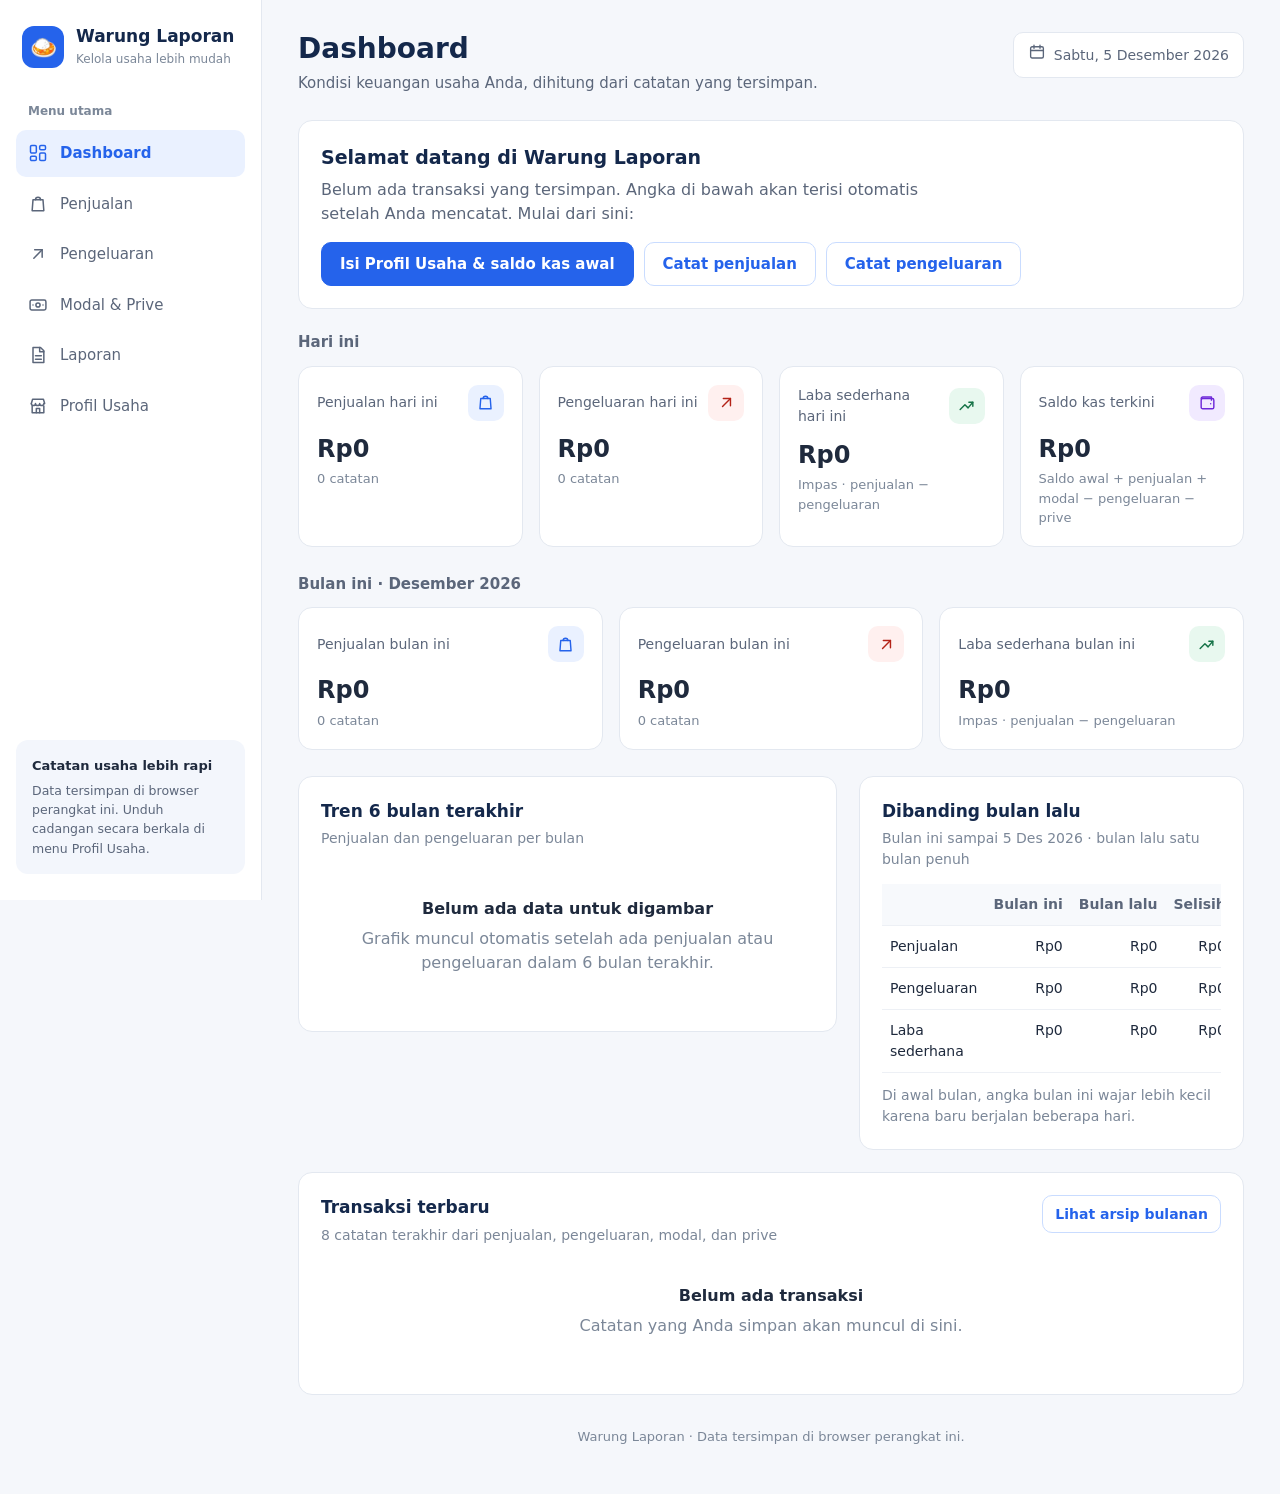
<file: index.html>
<!DOCTYPE html>
<html lang="id">
<head>
    <meta charset="UTF-8">
    <meta name="viewport" content="width=device-width, initial-scale=1.0">
    <title>Dashboard - Warung Laporan</title>
    <link rel="stylesheet" href="style.css">
</head>
<body data-halaman="dashboard">
    <div class="aplikasi">
        <aside class="sidebar" id="sidebar"></aside>

        <main class="konten">
            <div id="merekMobile"></div>

            <header class="header">
                <div>
                    <h1>Dashboard</h1>
                    <p class="deskripsi">Kondisi keuangan usaha Anda, dihitung dari catatan yang tersimpan.</p>
                </div>
                <div class="tanggal-hari"><span id="ikonKalender"></span><span id="tanggalHariIni"></span></div>
            </header>

            <div id="areaBanner"></div>

            <section class="panel sambutan" id="sambutan" hidden>
                <h3>Selamat datang di Warung Laporan</h3>
                <p>Belum ada transaksi yang tersimpan. Angka di bawah akan terisi otomatis setelah Anda mencatat. Mulai dari sini:</p>
                <div class="langkah-awal">
                    <a class="tombol" href="profil.html">Isi Profil Usaha &amp; saldo kas awal</a>
                    <a class="tombol sekunder" href="penjualan.html">Catat penjualan</a>
                    <a class="tombol sekunder" href="pengeluaran.html">Catat pengeluaran</a>
                </div>
            </section>

            <h2 class="judul-bagian">Hari ini</h2>
            <section class="ringkasan" id="kartuHari"></section>

            <h2 class="judul-bagian" id="judulBulan">Bulan ini</h2>
            <section class="ringkasan tiga" id="kartuBulan"></section>
            <p class="teks-bantu" id="infoHpp" style="margin:-10px 0 24px" hidden></p>

            <section class="grid-dua">
                <div class="panel">
                    <div class="panel-header">
                        <div>
                            <h3>Tren 6 bulan terakhir</h3>
                            <p>Penjualan dan pengeluaran per bulan</p>
                        </div>
                    </div>
                    <div id="grafik" style="margin-top:14px"></div>
                </div>

                <div class="panel">
                    <div class="panel-header">
                        <div>
                            <h3>Dibanding bulan lalu</h3>
                            <p id="subBanding"></p>
                        </div>
                    </div>
                    <div id="banding"></div>
                </div>
            </section>

            <section class="panel">
                <div class="panel-header">
                    <div>
                        <h3>Transaksi terbaru</h3>
                        <p>8 catatan terakhir dari penjualan, pengeluaran, modal, dan prive</p>
                    </div>
                    <a class="tombol sekunder kecil" href="laporan.html#arsip">Lihat arsip bulanan</a>
                </div>
                <div id="terbaru"></div>
            </section>

            <footer class="footer">
                Warung Laporan · Data tersimpan di browser perangkat ini.
            </footer>
        </main>
    </div>

    <script src="data.js"></script>
    <script src="ui.js"></script>
    <script src="dashboard.js"></script>
</body>
</html>
</file>
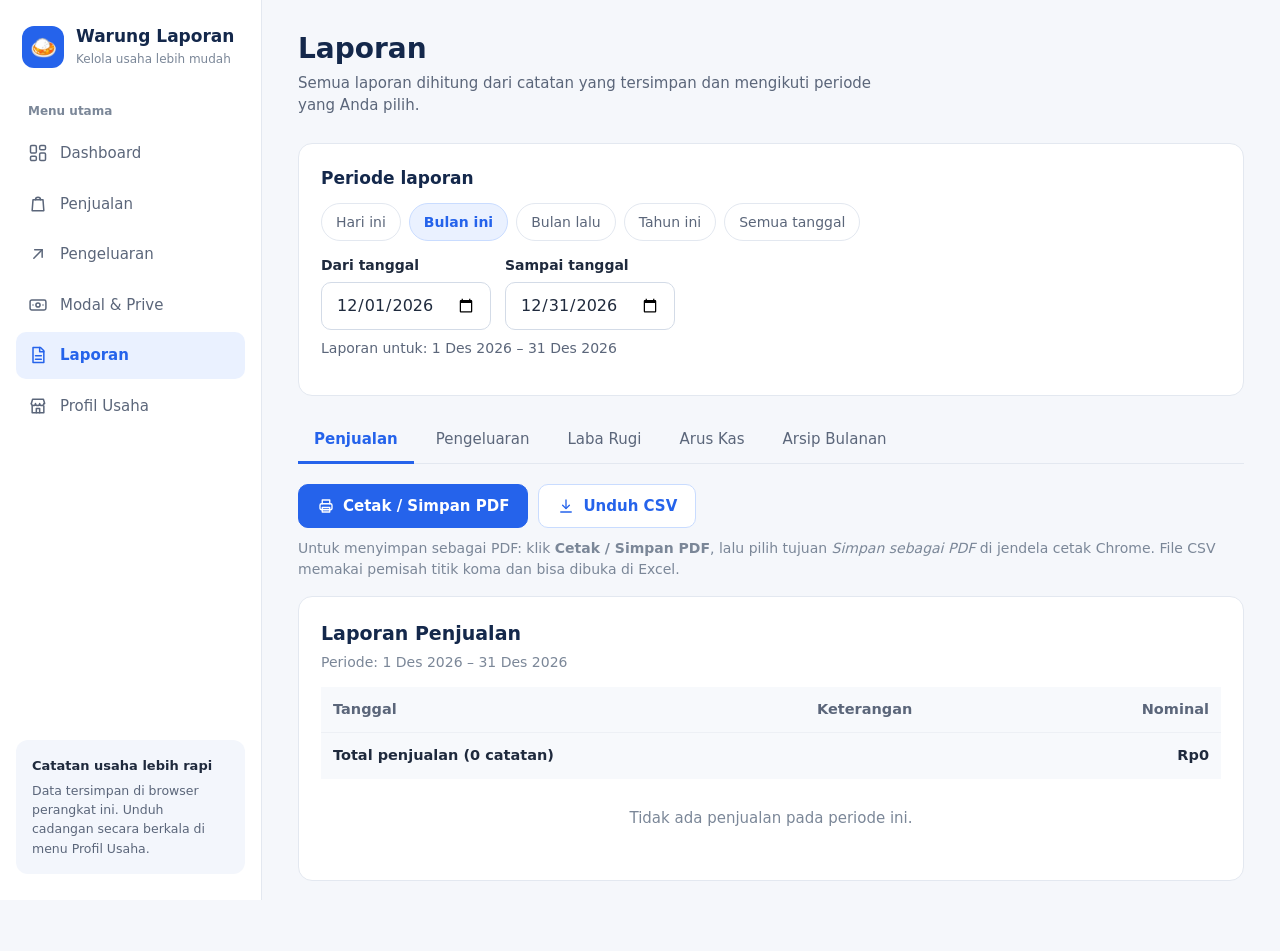
<file: laporan.html>
<!DOCTYPE html>
<html lang="id">
<head>
    <meta charset="UTF-8">
    <meta name="viewport" content="width=device-width, initial-scale=1.0">
    <title>Laporan - Warung Laporan</title>
    <link rel="stylesheet" href="style.css">
</head>
<body data-halaman="laporan">
    <div class="aplikasi">
        <aside class="sidebar" id="sidebar"></aside>

        <main class="konten">
            <div id="merekMobile"></div>

            <header class="header">
                <div>
                    <h1>Laporan</h1>
                    <p class="deskripsi">Semua laporan dihitung dari catatan yang tersimpan dan mengikuti periode yang Anda pilih.</p>
                </div>
            </header>

            <section class="panel filter-laporan" id="filterRentang" aria-labelledby="judulPeriode">
                <h3 id="judulPeriode">Periode laporan</h3>
                <div id="chipsLaporan" style="margin-top:12px"></div>
                <div class="filter">
                    <div class="isian"><label for="rDari">Dari tanggal</label><input type="date" id="rDari"></div>
                    <div class="isian"><label for="rSampai">Sampai tanggal</label><input type="date" id="rSampai"></div>
                </div>
                <p class="info-filter" id="infoRentang" role="status"></p>
            </section>

            <section class="panel filter-laporan" id="filterArsip" aria-labelledby="judulArsip" hidden>
                <h3 id="judulArsip">Pilih bulan arsip</h3>
                <div class="filter">
                    <div class="isian"><label for="aBulan">Bulan</label><select id="aBulan"></select></div>
                    <div class="isian"><label for="aTahun">Tahun</label><select id="aTahun"></select></div>
                </div>
            </section>

            <div class="tab-bar" role="tablist" aria-label="Jenis laporan" id="tabLaporan">
                <button class="tab" role="tab" data-tab="penjualan" type="button">Penjualan</button>
                <button class="tab" role="tab" data-tab="pengeluaran" type="button">Pengeluaran</button>
                <button class="tab" role="tab" data-tab="labarugi" type="button">Laba Rugi</button>
                <button class="tab" role="tab" data-tab="aruskas" type="button">Arus Kas</button>
                <button class="tab" role="tab" data-tab="arsip" type="button">Arsip Bulanan</button>
            </div>

            <div class="aksi-laporan">
                <button type="button" class="tombol" id="tombolCetak"></button>
                <button type="button" class="tombol sekunder" id="tombolCsv"></button>
            </div>
            <p class="teks-bantu tanpa-cetak" style="margin:-8px 0 16px">Untuk menyimpan sebagai PDF: klik <strong>Cetak / Simpan PDF</strong>, lalu pilih tujuan <em>Simpan sebagai PDF</em> di jendela cetak Chrome. File CSV memakai pemisah titik koma dan bisa dibuka di Excel.</p>

            <section class="panel area-cetak" id="areaLaporan" role="tabpanel" aria-live="polite"></section>
        </main>
    </div>

    <script src="data.js"></script>
    <script src="ui.js"></script>
    <script src="laporan.js"></script>
</body>
</html>
</file>
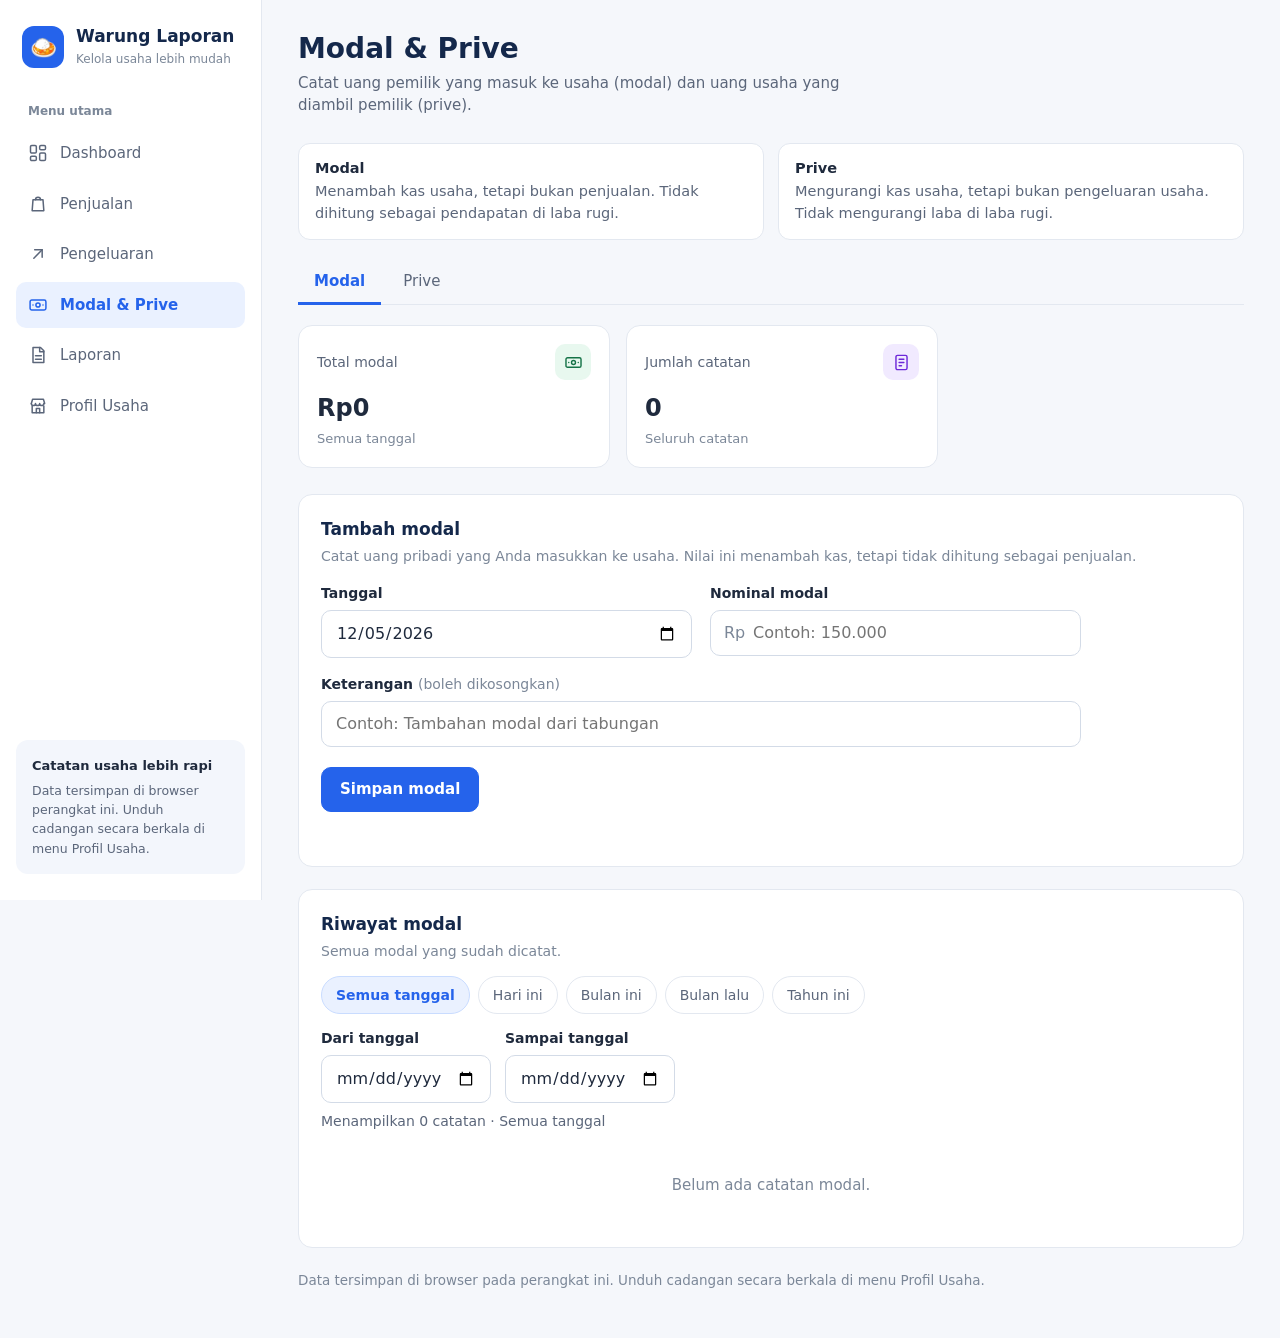
<file: modal-prive.html>
<!DOCTYPE html>
<html lang="id">
<head>
    <meta charset="UTF-8">
    <meta name="viewport" content="width=device-width, initial-scale=1.0">
    <title>Modal & Prive - Warung Laporan</title>
    <link rel="stylesheet" href="style.css">
</head>
<body data-halaman="modal-prive">
    <div class="aplikasi">
        <aside class="sidebar" id="sidebar"></aside>

        <main class="konten">
            <div id="merekMobile"></div>
            <header class="header">
                <div>
                    <h1>Modal &amp; Prive</h1>
                    <p class="deskripsi">Catat uang pemilik yang masuk ke usaha (modal) dan uang usaha yang diambil pemilik (prive).</p>
                </div>
            </header>

            <div class="kotak-aturan">
                <div><strong>Modal</strong>Menambah kas usaha, tetapi bukan penjualan. Tidak dihitung sebagai pendapatan di laba rugi.</div>
                <div><strong>Prive</strong>Mengurangi kas usaha, tetapi bukan pengeluaran usaha. Tidak mengurangi laba di laba rugi.</div>
            </div>

            <div class="tab-bar" role="tablist" aria-label="Jenis catatan">
                <button class="tab" role="tab" id="tab-modal" aria-controls="akarModal" aria-selected="true" type="button">Modal</button>
                <button class="tab" role="tab" id="tab-prive" aria-controls="akarPrive" aria-selected="false" type="button">Prive</button>
            </div>

            <div id="akarModal" role="tabpanel" aria-labelledby="tab-modal"></div>
            <div id="akarPrive" role="tabpanel" aria-labelledby="tab-prive" hidden></div>

            <p class="catatan-keamanan">Data tersimpan di browser pada perangkat ini. Unduh cadangan secara berkala di menu Profil Usaha.</p>
        </main>
    </div>

    <script src="data.js"></script>
    <script src="ui.js"></script>
    <script src="catatan.js"></script>
    <script src="modalprive.js"></script>
</body>
</html>
</file>
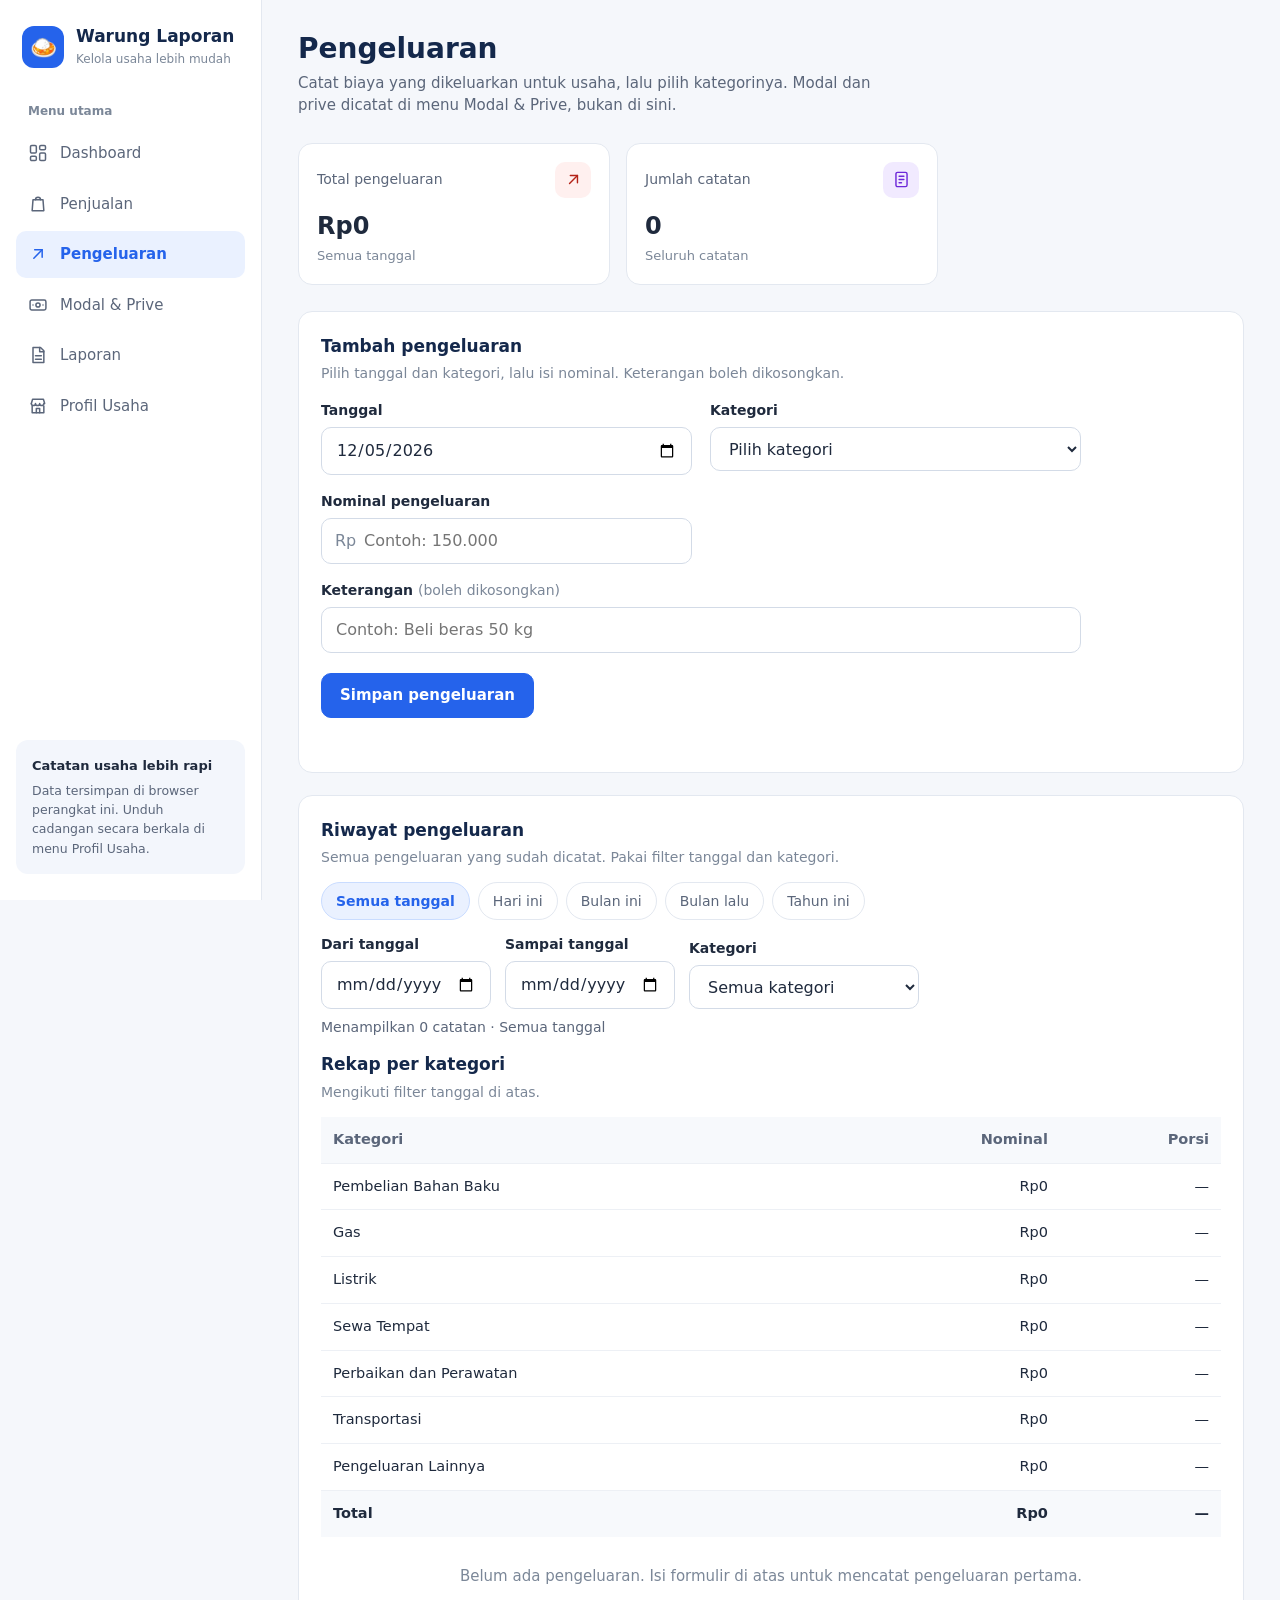
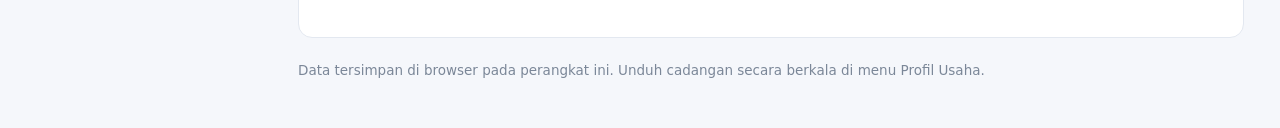
<file: pengeluaran.html>
<!DOCTYPE html>
<html lang="id">
<head>
    <meta charset="UTF-8">
    <meta name="viewport" content="width=device-width, initial-scale=1.0">
    <title>Pengeluaran - Warung Laporan</title>
    <link rel="stylesheet" href="style.css">
</head>
<body data-halaman="pengeluaran">
    <div class="aplikasi">
        <aside class="sidebar" id="sidebar"></aside>

        <main class="konten">
            <div id="merekMobile"></div>
            <header class="header">
                <div>
                    <h1>Pengeluaran</h1>
                    <p class="deskripsi">Catat biaya yang dikeluarkan untuk usaha, lalu pilih kategorinya. Modal dan prive dicatat di menu Modal &amp; Prive, bukan di sini.</p>
                </div>
            </header>

            <div id="akar"></div>

            <p class="catatan-keamanan">Data tersimpan di browser pada perangkat ini. Unduh cadangan secara berkala di menu Profil Usaha.</p>
        </main>
    </div>

    <script src="data.js"></script>
    <script src="ui.js"></script>
    <script src="catatan.js"></script>
    <script src="pengeluaran.js"></script>
</body>
</html>
</file>
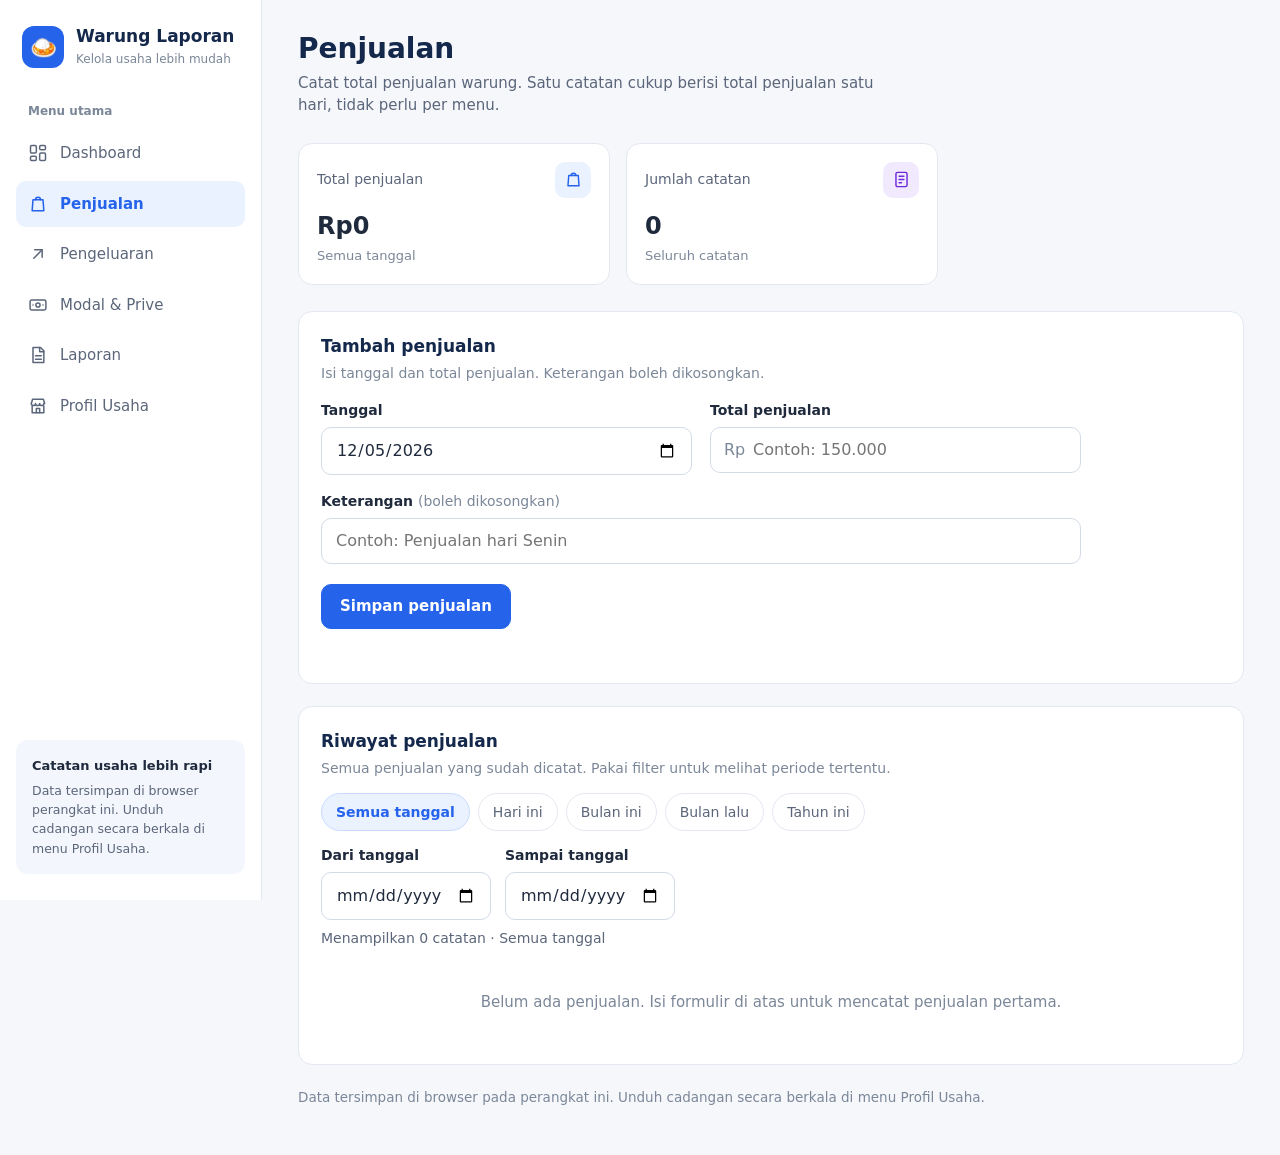
<file: penjualan.html>
<!DOCTYPE html>
<html lang="id">
<head>
    <meta charset="UTF-8">
    <meta name="viewport" content="width=device-width, initial-scale=1.0">
    <title>Penjualan - Warung Laporan</title>
    <link rel="stylesheet" href="style.css">
</head>
<body data-halaman="penjualan">
    <div class="aplikasi">
        <aside class="sidebar" id="sidebar"></aside>

        <main class="konten">
            <div id="merekMobile"></div>
            <header class="header">
                <div>
                    <h1>Penjualan</h1>
                    <p class="deskripsi">Catat total penjualan warung. Satu catatan cukup berisi total penjualan satu hari, tidak perlu per menu.</p>
                </div>
            </header>

            <div id="akar"></div>

            <p class="catatan-keamanan">Data tersimpan di browser pada perangkat ini. Unduh cadangan secara berkala di menu Profil Usaha.</p>
        </main>
    </div>

    <script src="data.js"></script>
    <script src="ui.js"></script>
    <script src="catatan.js"></script>
    <script src="script.js"></script>
</body>
</html>
</file>
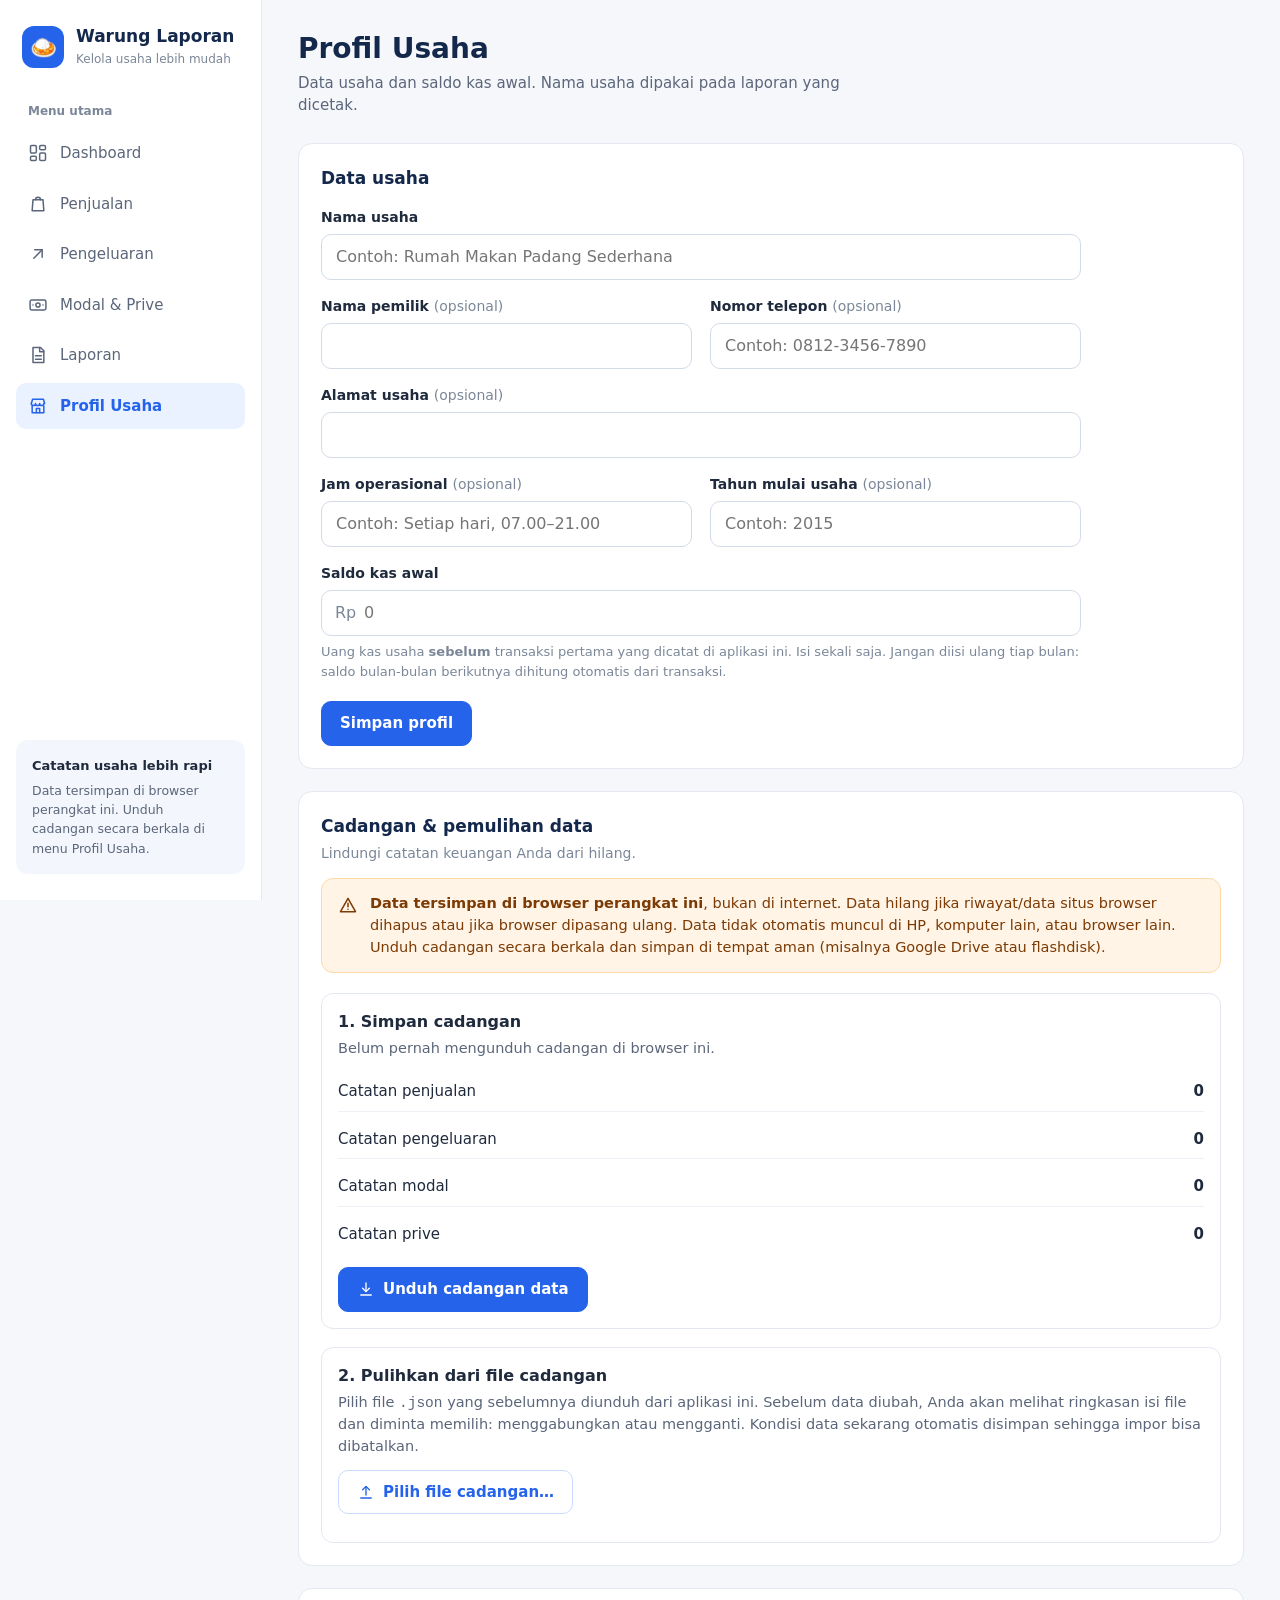
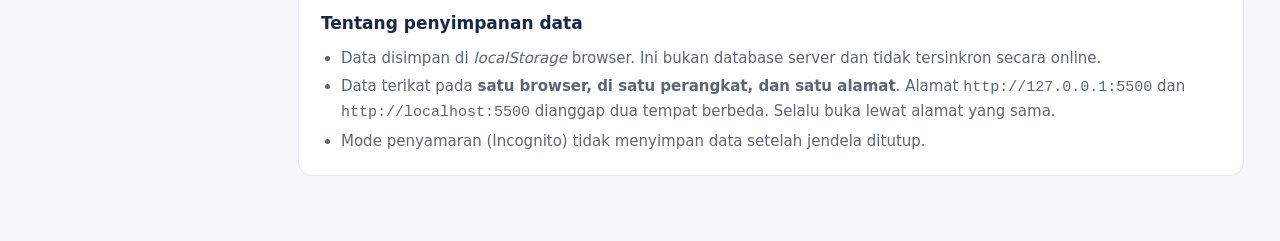
<file: profil.html>
<!DOCTYPE html>
<html lang="id">
<head>
    <meta charset="UTF-8">
    <meta name="viewport" content="width=device-width, initial-scale=1.0">
    <title>Profil Usaha - Warung Laporan</title>
    <link rel="stylesheet" href="style.css">
</head>
<body data-halaman="profil">
    <div class="aplikasi">
        <aside class="sidebar" id="sidebar"></aside>

        <main class="konten">
            <div id="merekMobile"></div>

            <header class="header">
                <div>
                    <h1>Profil Usaha</h1>
                    <p class="deskripsi">Data usaha dan saldo kas awal. Nama usaha dipakai pada laporan yang dicetak.</p>
                </div>
            </header>

            <section class="panel">
                <h3>Data usaha</h3>
                <form class="formulir" id="formProfil" novalidate>
                    <div class="isian penuh">
                        <label for="namaUsaha">Nama usaha</label>
                        <input type="text" id="namaUsaha" maxlength="80" autocomplete="off" placeholder="Contoh: Rumah Makan Padang Sederhana">
                        <div class="galat-isian" id="g-namaUsaha" role="alert"></div>
                    </div>
                    <div class="isian">
                        <label for="namaPemilik">Nama pemilik <span class="opsional">(opsional)</span></label>
                        <input type="text" id="namaPemilik" maxlength="80" autocomplete="off">
                        <div class="galat-isian" id="g-namaPemilik" role="alert"></div>
                    </div>
                    <div class="isian">
                        <label for="telepon">Nomor telepon <span class="opsional">(opsional)</span></label>
                        <input type="tel" id="telepon" maxlength="20" autocomplete="off" placeholder="Contoh: 0812-3456-7890">
                        <div class="galat-isian" id="g-telepon" role="alert"></div>
                    </div>
                    <div class="isian penuh">
                        <label for="alamat">Alamat usaha <span class="opsional">(opsional)</span></label>
                        <input type="text" id="alamat" maxlength="200" autocomplete="off">
                        <div class="galat-isian" id="g-alamat" role="alert"></div>
                    </div>
                    <div class="isian">
                        <label for="jamOperasional">Jam operasional <span class="opsional">(opsional)</span></label>
                        <input type="text" id="jamOperasional" maxlength="80" autocomplete="off" placeholder="Contoh: Setiap hari, 07.00–21.00">
                        <div class="galat-isian" id="g-jamOperasional" role="alert"></div>
                    </div>
                    <div class="isian">
                        <label for="tahunMulai">Tahun mulai usaha <span class="opsional">(opsional)</span></label>
                        <input type="text" id="tahunMulai" inputmode="numeric" maxlength="4" autocomplete="off" placeholder="Contoh: 2015">
                        <div class="galat-isian" id="g-tahunMulai" role="alert"></div>
                    </div>

                    <div class="isian penuh">
                        <label for="saldoKasAwal">Saldo kas awal</label>
                        <div class="awalan"><span aria-hidden="true">Rp</span><input type="text" id="saldoKasAwal" autocomplete="off" placeholder="0"></div>
                        <div class="petunjuk">Uang kas usaha <strong>sebelum</strong> transaksi pertama yang dicatat di aplikasi ini. Isi sekali saja. Jangan diisi ulang tiap bulan: saldo bulan-bulan berikutnya dihitung otomatis dari transaksi.</div>
                        <div class="galat-isian" id="g-saldoKasAwal" role="alert"></div>
                    </div>

                    <div class="aksi-formulir penuh">
                        <button type="submit" class="tombol" id="tombolSimpanProfil">Simpan profil</button>
                    </div>
                </form>
            </section>

            <section class="panel" aria-labelledby="judulCadangan">
                <div class="panel-header">
                    <div>
                        <h3 id="judulCadangan">Cadangan &amp; pemulihan data</h3>
                        <p>Lindungi catatan keuangan Anda dari hilang.</p>
                    </div>
                </div>

                <div class="banner peringatan" style="margin-top:14px">
                    <span id="ikonPeringatan"></span>
                    <div class="isi">
                        <strong>Data tersimpan di browser perangkat ini</strong>, bukan di internet. Data hilang jika riwayat/data situs browser dihapus atau jika browser dipasang ulang. Data tidak otomatis muncul di HP, komputer lain, atau browser lain. Unduh cadangan secara berkala dan simpan di tempat aman (misalnya Google Drive atau flashdisk).
                    </div>
                </div>

                <div class="bagian-cadangan">
                    <div class="blok">
                        <h4>1. Simpan cadangan</h4>
                        <p id="infoCadanganTerakhir"></p>
                        <div class="daftar-sederhana" id="hitungCatatan" style="margin-bottom:14px"></div>
                        <button type="button" class="tombol" id="tombolEkspor"></button>
                    </div>

                    <div class="blok">
                        <h4>2. Pulihkan dari file cadangan</h4>
                        <p>Pilih file <code>.json</code> yang sebelumnya diunduh dari aplikasi ini. Sebelum data diubah, Anda akan melihat ringkasan isi file dan diminta memilih: menggabungkan atau mengganti. Kondisi data sekarang otomatis disimpan sehingga impor bisa dibatalkan.</p>
                        <input type="file" id="berkasImpor" accept=".json,application/json" hidden>
                        <div class="aksi-formulir">
                            <button type="button" class="tombol sekunder" id="tombolImpor"></button>
                            <button type="button" class="tombol sekunder" id="tombolBatalImpor" hidden></button>
                        </div>
                        <p class="teks-bantu" id="infoSnapshot" style="margin-top:10px"></p>
                    </div>
                </div>
            </section>

            <section class="panel">
                <h3>Tentang penyimpanan data</h3>
                <ul style="padding-left:20px; margin-top:10px; display:grid; gap:6px; color:var(--teks-lembut); font-size:15px;">
                    <li>Data disimpan di <em>localStorage</em> browser. Ini bukan database server dan tidak tersinkron secara online.</li>
                    <li>Data terikat pada <strong>satu browser, di satu perangkat, dan satu alamat</strong>. Alamat <code>http://127.0.0.1:5500</code> dan <code>http://localhost:5500</code> dianggap dua tempat berbeda. Selalu buka lewat alamat yang sama.</li>
                    <li>Mode penyamaran (Incognito) tidak menyimpan data setelah jendela ditutup.</li>
                </ul>
            </section>
        </main>
    </div>

    <script src="data.js"></script>
    <script src="ui.js"></script>
    <script src="profil.js"></script>
</body>
</html>
</file>
<file: style.css>
/* =====================================================================
   style.css — Tampilan Warung Laporan
   Palet: putih/abu lembut + aksen biru. Satu file untuk semua halaman.
   ===================================================================== */
:root {
    --biru: #2563eb;
    --biru-tua: #1d4ed8;
    --biru-muda: #eaf1ff;
    --biru-garis: #c9dcff;
    --teks: #1f2a3d;
    --teks-lembut: #5b667a;
    --teks-samar: #7b8798;
    --garis: #e3e8f0;
    --latar: #f5f7fb;
    --putih: #ffffff;
    --hijau: #157347;
    --hijau-muda: #e8f8ef;
    --merah: #b42318;
    --merah-muda: #fff0ef;
    --oranye: #b45309;
    --oranye-muda: #fff4e5;
    --ungu: #6d28d9;
    --ungu-muda: #f1eaff;
    --jari: 44px;               /* tinggi minimal tombol agar mudah disentuh */
}

* { box-sizing: border-box; margin: 0; padding: 0; }
[hidden] { display: none !important; }

html { -webkit-text-size-adjust: 100%; }
body {
    font-family: "Segoe UI", system-ui, -apple-system, Roboto, "Helvetica Neue", Arial, sans-serif;
    font-size: 16px;
    line-height: 1.5;
    background: var(--latar);
    color: var(--teks);
}
button, input, select, textarea { font: inherit; color: inherit; }
.angka, td.nominal, .kartu h2, .kv-nilai { font-variant-numeric: tabular-nums; }

:focus-visible { outline: 3px solid var(--biru-garis); outline-offset: 2px; border-radius: 6px; }
a { color: var(--biru); }

/* ---------- Kerangka ---------- */
.aplikasi { display: flex; min-height: 100vh; }
.konten { flex: 1; min-width: 0; padding: 32px 36px 48px; max-width: 1280px; }

/* ---------- Sidebar ---------- */
.sidebar {
    width: 262px; min-width: 262px;
    background: var(--putih);
    border-right: 1px solid var(--garis);
    padding: 26px 16px;
    display: flex; flex-direction: column;
    position: sticky; top: 0; height: 100vh; overflow-y: auto;
}
.logo { display: flex; align-items: center; gap: 12px; margin: 0 6px 34px; }
.logo-ikon {
    width: 42px; height: 42px; border-radius: 12px; flex: none;
    background: var(--biru); color: #fff;
    display: flex; align-items: center; justify-content: center; font-size: 22px;
}
.logo h2 { font-size: 17px; line-height: 1.2; color: #14284b; }
.logo p { color: var(--teks-samar); font-size: 12px; margin-top: 3px; overflow-wrap: anywhere; }
.label-menu { font-size: 12px; font-weight: 600; color: var(--teks-samar); margin: 0 0 10px 12px; }

.menu { display: flex; flex-direction: column; gap: 4px; }
.menu-item {
    display: flex; align-items: center; gap: 12px;
    text-decoration: none; color: var(--teks-lembut);
    padding: 12px; border-radius: 10px; font-size: 15px;
    min-height: var(--jari);
}
.menu-item svg { flex: none; }
.menu-item:hover { background: #f0f5ff; color: var(--biru); }
.menu-item.aktif { background: var(--biru-muda); color: var(--biru); font-weight: 600; }

.sidebar-footer {
    margin-top: auto; padding: 16px; background: #f3f6fc; border-radius: 12px;
    font-size: 12.5px; color: var(--teks-lembut); line-height: 1.55;
}
.sidebar-footer strong { display: block; color: var(--teks); font-size: 13px; margin-bottom: 4px; }

.merek-mobile { display: none; }

/* ---------- Judul halaman ---------- */
.header {
    display: flex; justify-content: space-between; align-items: flex-start;
    gap: 20px; margin-bottom: 26px; flex-wrap: wrap;
}
.header h1 { font-size: 28px; line-height: 1.2; margin-bottom: 6px; color: #14284b; }
.deskripsi { font-size: 15px; color: var(--teks-lembut); max-width: 62ch; }
.tanggal-hari {
    display: flex; align-items: center; gap: 8px;
    background: var(--putih); border: 1px solid var(--garis);
    padding: 10px 14px; border-radius: 10px; font-size: 14px; color: var(--teks-lembut);
}

/* ---------- Kartu ringkasan ---------- */
.judul-bagian { font-size: 15px; font-weight: 600; color: var(--teks-lembut); margin: 0 0 12px; }
.ringkasan { display: grid; grid-template-columns: repeat(4, minmax(0, 1fr)); gap: 16px; margin-bottom: 26px; }
.ringkasan.tiga { grid-template-columns: repeat(3, minmax(0, 1fr)); }
.ringkasan.dua { grid-template-columns: repeat(2, minmax(0, 1fr)); max-width: 640px; }
.kartu {
    background: var(--putih); padding: 18px; border: 1px solid var(--garis);
    border-radius: 14px; min-width: 0;
}
.kartu-atas { display: flex; justify-content: space-between; align-items: center; gap: 8px; color: var(--teks-lembut); font-size: 14px; }
.ikon {
    display: flex; align-items: center; justify-content: center; flex: none;
    width: 36px; height: 36px; border-radius: 10px;
}
.ikon.biru { background: var(--biru-muda); color: var(--biru); }
.ikon.merah { background: var(--merah-muda); color: var(--merah); }
.ikon.hijau { background: var(--hijau-muda); color: var(--hijau); }
.ikon.ungu { background: var(--ungu-muda); color: var(--ungu); }
.ikon.oranye { background: var(--oranye-muda); color: var(--oranye); }
.kartu h2 { font-size: 24px; margin: 14px 0 6px; line-height: 1.2; overflow-wrap: anywhere; }
.kartu > p { font-size: 13px; color: var(--teks-samar); }
.positif { color: var(--hijau); }
.negatif { color: var(--merah); }

/* ---------- Panel ---------- */
.panel {
    background: var(--putih); border: 1px solid var(--garis);
    border-radius: 14px; padding: 22px; min-width: 0; margin-bottom: 22px;
}
.panel-header { display: flex; justify-content: space-between; align-items: flex-start; gap: 12px; flex-wrap: wrap; margin-bottom: 4px; }
.panel h3 { font-size: 17px; margin-bottom: 4px; color: #14284b; }
.panel-header p, .teks-bantu { color: var(--teks-samar); font-size: 14px; }
.grid-dua { display: grid; grid-template-columns: 1.4fr 1fr; gap: 22px; align-items: start; }
.grid-dua > .panel { margin-bottom: 22px; }
.label-periode { font-size: 13px; background: #f2f5fa; padding: 6px 10px; border-radius: 8px; white-space: nowrap; color: var(--teks-lembut); }

/* ---------- Banner & kotak info ---------- */
.banner {
    display: flex; gap: 12px; align-items: flex-start;
    padding: 14px 16px; border-radius: 12px; margin-bottom: 20px;
    border: 1px solid var(--biru-garis); background: var(--biru-muda); color: #1e3a8a;
    font-size: 14.5px;
}
.banner svg { flex: none; margin-top: 2px; }
.banner .isi { flex: 1; min-width: 0; }
.banner a, .banner button.tautan { font-weight: 600; }
.banner.peringatan { background: var(--oranye-muda); border-color: #fcd9a8; color: #7c3a05; }
.banner.bahaya { background: var(--merah-muda); border-color: #f5c2bd; color: #7a1a12; }
.banner.sukses { background: var(--hijau-muda); border-color: #bde5cd; color: #0f5132; }
.banner .tutup-banner { border: none; background: transparent; cursor: pointer; color: inherit; padding: 4px; border-radius: 6px; }
button.tautan { background: none; border: none; color: var(--biru); cursor: pointer; text-decoration: underline; padding: 0; }

.sambutan { text-align: left; }
.sambutan h3 { font-size: 19px; }
.sambutan p { margin: 6px 0 16px; color: var(--teks-lembut); max-width: 60ch; }
.langkah-awal { display: flex; flex-wrap: wrap; gap: 10px; }

/* ---------- Formulir ---------- */
.formulir { display: grid; grid-template-columns: repeat(2, minmax(0, 1fr)); gap: 16px 18px; max-width: 760px; margin-top: 16px; }
.formulir .penuh { grid-column: 1 / -1; }
.isian { display: flex; flex-direction: column; gap: 6px; min-width: 0; }
.isian label { font-size: 14px; font-weight: 600; }
.isian .opsional { font-weight: 400; color: var(--teks-samar); }
.isian input, .isian select, .isian textarea {
    width: 100%; min-height: var(--jari);
    padding: 10px 14px; border: 1px solid #d3dbe7; border-radius: 10px;
    background: var(--putih); font-size: 16px;
}
.isian input:focus, .isian select:focus { outline: 3px solid var(--biru-garis); border-color: var(--biru); }
.isian [aria-invalid="true"] { border-color: #d92d20; background: #fffafa; }
.isian .petunjuk { font-size: 13px; color: var(--teks-samar); }
.galat-isian { font-size: 13.5px; color: var(--merah); min-height: 0; }
.galat-isian:empty { display: none; }
.awalan { position: relative; }
.awalan span { position: absolute; left: 14px; top: 50%; transform: translateY(-50%); color: var(--teks-samar); pointer-events: none; }
.awalan input { padding-left: 42px; }
.aksi-formulir { display: flex; gap: 10px; flex-wrap: wrap; margin-top: 4px; }
.mode-ubah { border-color: var(--biru); box-shadow: 0 0 0 3px var(--biru-muda); }

.tombol {
    display: inline-flex; align-items: center; justify-content: center; gap: 8px;
    min-height: var(--jari); padding: 10px 18px;
    background: var(--biru); color: #fff; border: 1px solid var(--biru);
    border-radius: 10px; font-size: 15px; font-weight: 600; cursor: pointer; text-decoration: none;
}
.tombol:hover { background: var(--biru-tua); border-color: var(--biru-tua); }
.tombol:disabled { opacity: 0.55; cursor: not-allowed; }
.tombol.sekunder { background: var(--putih); color: var(--biru); border-color: var(--biru-garis); }
.tombol.sekunder:hover { background: var(--biru-muda); }
.tombol.bahaya { background: #d92d20; border-color: #d92d20; }
.tombol.bahaya:hover { background: #b42318; border-color: #b42318; }
.tombol.kecil { min-height: 38px; padding: 6px 12px; font-size: 14px; }

.pesan-inline { font-size: 14px; margin-top: 12px; min-height: 20px; }
.pesan-inline.sukses { color: var(--hijau); }
.pesan-inline.galat { color: var(--merah); }

/* ---------- Filter ---------- */
.filter { display: flex; flex-wrap: wrap; gap: 14px; align-items: flex-end; margin: 14px 0 6px; }
.filter .isian { width: 170px; }
.filter .isian.lebar { width: 230px; }
.chips { display: flex; flex-wrap: wrap; gap: 8px; margin-bottom: 12px; }
.chip {
    min-height: 38px; padding: 6px 14px; border-radius: 999px;
    border: 1px solid var(--garis); background: var(--putih); color: var(--teks-lembut);
    font-size: 14px; cursor: pointer;
}
.chip:hover { background: #f0f5ff; color: var(--biru); }
.chip[aria-pressed="true"] { background: var(--biru-muda); border-color: var(--biru-garis); color: var(--biru); font-weight: 600; }
.info-filter { font-size: 14px; color: var(--teks-lembut); margin: 8px 0 4px; }

/* ---------- Tab ---------- */
.tab-bar { display: flex; gap: 6px; flex-wrap: wrap; border-bottom: 1px solid var(--garis); margin-bottom: 20px; }
.tab {
    min-height: var(--jari); padding: 10px 16px; background: none; border: none;
    border-bottom: 3px solid transparent; color: var(--teks-lembut); cursor: pointer;
    font-size: 15px; margin-bottom: -1px;
}
.tab:hover { color: var(--biru); }
.tab[aria-selected="true"] { color: var(--biru); border-bottom-color: var(--biru); font-weight: 600; }

/* ---------- Tabel ---------- */
.tabel-bungkus { width: 100%; overflow-x: auto; margin-top: 14px; }
table { width: 100%; border-collapse: collapse; font-size: 14.5px; text-align: left; }
th, td { padding: 12px 12px; border-bottom: 1px solid #edf0f5; vertical-align: top; }
th { background: #f7f9fc; color: var(--teks-lembut); font-weight: 600; white-space: nowrap; }
td.nominal, th.nominal { text-align: right; white-space: nowrap; }
td.tanggal-sel { white-space: nowrap; }
tfoot td { font-weight: 700; background: #f7f9fc; border-bottom: none; }
td.aksi { white-space: nowrap; text-align: right; }
.aksi-baris { display: inline-flex; gap: 6px; }
.tombol-ikon {
    display: inline-flex; align-items: center; gap: 6px; min-height: 38px; padding: 6px 12px;
    border-radius: 8px; border: 1px solid var(--garis); background: var(--putih);
    color: var(--teks-lembut); cursor: pointer; font-size: 14px;
}
.tombol-ikon:hover { background: var(--biru-muda); color: var(--biru); border-color: var(--biru-garis); }
.tombol-ikon.hapus { color: var(--merah); }
.tombol-ikon.hapus:hover { background: var(--merah-muda); border-color: #f5c2bd; color: var(--merah); }
.kosong { color: var(--teks-samar); font-size: 15px; text-align: center; padding: 28px 10px; }
.catatan-ubah { display: block; font-size: 12.5px; color: var(--oranye); margin-top: 2px; }
.lencana {
    display: inline-block; padding: 2px 10px; border-radius: 999px; font-size: 12.5px; font-weight: 600; white-space: nowrap;
}
.lencana.penjualan { background: var(--biru-muda); color: var(--biru-tua); }
.lencana.pengeluaran { background: var(--merah-muda); color: var(--merah); }
.lencana.modal { background: var(--hijau-muda); color: var(--hijau); }
.lencana.prive { background: var(--oranye-muda); color: var(--oranye); }
.masuk { color: var(--hijau); }
.keluar { color: var(--merah); }

/* ---------- Grafik ---------- */
.grafik svg { width: 100%; height: auto; display: block; }
.grafik .sumbu-teks { font-size: 11px; fill: #66738a; }
.legenda { display: flex; gap: 18px; flex-wrap: wrap; margin-top: 10px; font-size: 14px; color: var(--teks-lembut); }
.legenda i { display: inline-block; width: 12px; height: 12px; border-radius: 3px; margin-right: 6px; vertical-align: -1px; }
.keadaan-kosong { text-align: center; padding: 34px 14px; color: var(--teks-samar); }
.keadaan-kosong strong { display: block; color: var(--teks); margin-bottom: 6px; font-size: 16px; }

/* ---------- Laporan ---------- */
.tabel-kv { width: 100%; max-width: 640px; }
.tabel-kv td { padding: 10px 12px; }
.tabel-kv .kv-nilai { text-align: right; white-space: nowrap; }
.tabel-kv .sub td:first-child { padding-left: 32px; color: var(--teks-lembut); }
.tabel-kv .tebal td { font-weight: 600; }
.tabel-kv .total td { font-weight: 700; background: #f2f6ff; border-top: 2px solid var(--biru-garis); font-size: 16px; }
.tabel-kv .judul-baris td { font-weight: 700; color: #14284b; background: #f7f9fc; }
.sub-judul { font-size: 16px; font-weight: 700; margin: 26px 0 4px; color: #14284b; }
.sub-judul:first-child { margin-top: 0; }
.catatan-laporan { font-size: 13.5px; color: var(--teks-lembut); background: #f7f9fc; border-left: 3px solid var(--biru-garis); padding: 10px 14px; border-radius: 6px; margin-top: 12px; max-width: 760px; }
.kepala-cetak { display: none; }
.aksi-laporan { display: flex; gap: 10px; flex-wrap: wrap; margin-bottom: 18px; }
.statistik { display: grid; grid-template-columns: repeat(auto-fit, minmax(230px, 1fr)); gap: 14px; margin: 14px 0; }
.statistik .kartu h2 { font-size: 20px; }

/* ---------- Dialog & toast ---------- */
.dialog { border: none; border-radius: 16px; padding: 0; max-width: min(480px, calc(100vw - 32px)); width: 100%; box-shadow: 0 20px 60px rgba(15, 30, 60, 0.3); }
.dialog::backdrop { background: rgba(15, 30, 60, 0.45); }
.dialog form { padding: 24px; display: flex; flex-direction: column; gap: 14px; }
.dialog h3 { font-size: 19px; color: #14284b; }
.dialog p { color: var(--teks-lembut); font-size: 15px; }
.dialog ul { padding-left: 20px; color: var(--teks-lembut); font-size: 14.5px; display: grid; gap: 4px; }
.dialog .aksi-dialog { display: flex; gap: 10px; justify-content: flex-end; flex-wrap: wrap; margin-top: 4px; }
.pilihan-radio { display: grid; gap: 10px; }
.pilihan-radio label { display: flex; gap: 10px; align-items: flex-start; padding: 12px; border: 1px solid var(--garis); border-radius: 10px; cursor: pointer; font-size: 14.5px; }
.pilihan-radio label:has(input:checked) { border-color: var(--biru); background: var(--biru-muda); }
.pilihan-radio input { margin-top: 3px; width: 18px; height: 18px; flex: none; }
.lapis-toast { position: fixed; right: 20px; bottom: 20px; z-index: 50; display: flex; flex-direction: column; gap: 10px; max-width: min(420px, calc(100vw - 32px)); }
.toast {
    background: #14284b; color: #fff; padding: 12px 16px; border-radius: 12px; font-size: 15px;
    box-shadow: 0 8px 24px rgba(15, 30, 60, 0.25); display: flex; gap: 10px; align-items: flex-start;
}
.toast.sukses { background: #146c43; }
.toast.galat { background: #b42318; }

.footer { text-align: center; color: var(--teks-samar); font-size: 13px; margin-top: 32px; }
.catatan-keamanan { color: var(--teks-samar); font-size: 13.5px; margin-top: 8px; }
.daftar-sederhana { display: grid; gap: 8px; margin-top: 12px; font-size: 15px; }
.daftar-sederhana div { display: flex; justify-content: space-between; gap: 10px; padding: 8px 0; border-bottom: 1px solid #edf0f5; }
.daftar-sederhana div:last-child { border-bottom: none; }
.kotak-aturan { display: grid; grid-template-columns: repeat(2, minmax(0, 1fr)); gap: 14px; margin-bottom: 20px; }
.kotak-aturan > div { background: var(--putih); border: 1px solid var(--garis); border-radius: 12px; padding: 14px 16px; font-size: 14.5px; color: var(--teks-lembut); }
.kotak-aturan strong { color: var(--teks); display: block; margin-bottom: 2px; }
.bagian-cadangan { display: grid; gap: 18px; }
.bagian-cadangan .blok { border: 1px solid var(--garis); border-radius: 12px; padding: 16px; }
.bagian-cadangan h4 { font-size: 16px; margin-bottom: 4px; }
.bagian-cadangan p { font-size: 14.5px; color: var(--teks-lembut); margin-bottom: 12px; }
.sr-only { position: absolute; width: 1px; height: 1px; overflow: hidden; clip: rect(0 0 0 0); white-space: nowrap; }

/* ---------- Tablet ---------- */
@media (max-width: 1100px) {
    .ringkasan { grid-template-columns: repeat(2, minmax(0, 1fr)); }
    .ringkasan.tiga { grid-template-columns: repeat(3, minmax(0, 1fr)); }
    .grid-dua { grid-template-columns: 1fr; }
    .konten { padding: 26px 24px 48px; }
    .sidebar { width: 220px; min-width: 220px; }
    .sidebar-footer { display: none; }
}

/* ---------- Ponsel: menu pindah ke bawah ---------- */
@media (max-width: 800px) {
    .aplikasi { flex-direction: column; }
    .sidebar {
        position: fixed; left: 0; right: 0; bottom: 0; top: auto; z-index: 40;
        width: 100%; min-width: 0; height: auto; overflow: visible;
        border-right: none; border-top: 1px solid var(--garis);
        padding: 4px 4px calc(4px + env(safe-area-inset-bottom));
        flex-direction: row; box-shadow: 0 -4px 16px rgba(20, 40, 75, 0.08);
    }
    .sidebar .logo, .sidebar .label-menu, .sidebar-footer { display: none; }
    .menu { flex-direction: row; width: 100%; gap: 2px; }
    .menu-item {
        flex: 1; min-width: 0; flex-direction: column; justify-content: center; gap: 3px;
        padding: 6px 2px; font-size: 11px; text-align: center; line-height: 1.15; min-height: 54px;
    }
    .menu-item svg { width: 22px; height: 22px; }
    .konten { padding: 18px 14px 96px; }
    .merek-mobile { display: flex; align-items: center; gap: 10px; margin-bottom: 16px; }
    .merek-mobile .logo-ikon { width: 36px; height: 36px; font-size: 19px; }
    .merek-mobile strong { font-size: 16px; color: #14284b; display: block; line-height: 1.2; }
    .merek-mobile span { font-size: 12px; color: var(--teks-samar); }
    .header h1 { font-size: 24px; }
    .ringkasan, .ringkasan.tiga, .ringkasan.dua { grid-template-columns: repeat(2, minmax(0, 1fr)); gap: 10px; }
    .kartu { padding: 14px 12px; }
    .kartu-atas { font-size: 13px; }
    .kartu h2 { font-size: 19px; margin-top: 10px; }
    .panel { padding: 16px; }
    .formulir { grid-template-columns: 1fr; }
    .filter .isian, .filter .isian.lebar { width: calc(50% - 7px); }
    .filter .isian.lebar { width: 100%; }
    .tombol, .aksi-formulir .tombol { flex: 1 1 auto; }
    .kotak-aturan { grid-template-columns: 1fr; }
    .lapis-toast { left: 12px; right: 12px; bottom: 82px; max-width: none; }

    /* Tabel berubah menjadi kartu agar tidak perlu geser ke samping */
    table.responsif thead { position: absolute; left: -9999px; }
    table.responsif, table.responsif tbody, table.responsif tr, table.responsif td, table.responsif tfoot { display: block; width: 100%; }
    table.responsif tr { border: 1px solid var(--garis); border-radius: 12px; margin-bottom: 10px; padding: 6px 12px; background: #fff; }
    table.responsif td { border: none; padding: 5px 0; display: flex; justify-content: space-between; gap: 14px; text-align: right; white-space: normal; background: transparent !important; }
    table.responsif td::before { content: attr(data-label); font-weight: 600; color: var(--teks-lembut); text-align: left; flex: none; }
    table.responsif td.aksi { justify-content: flex-end; padding-top: 8px; }
    table.responsif td.aksi::before { display: none; }
    table.responsif tfoot tr { background: #f2f6ff; }
}

/* ---------- Cetak / simpan PDF ---------- */
@media print {
    body { background: #fff; font-size: 12px; }
    .sidebar, .merek-mobile, .header, .tab-bar, .aksi-laporan, .filter-laporan, .lapis-toast, .banner, .tanpa-cetak, .footer { display: none !important; }
    .konten { padding: 0; max-width: none; }
    .panel { border: none; padding: 0; }
    .kepala-cetak { display: block; border-bottom: 2px solid #000; padding-bottom: 8px; margin-bottom: 14px; }
    .kepala-cetak h1 { font-size: 18px; }
    .kepala-cetak p { font-size: 12px; color: #333; }
    table { font-size: 11.5px; }
    th { background: #eee !important; -webkit-print-color-adjust: exact; print-color-adjust: exact; }
    tr { break-inside: avoid; }
    .tabel-bungkus { overflow: visible; }
    .catatan-laporan { border-left-color: #999; background: #f4f4f4; }
}

@media (prefers-reduced-motion: reduce) {
    * { animation: none !important; transition: none !important; }
}

/* Sel kosong disembunyikan pada tampilan kartu di ponsel */
@media (max-width: 800px) {
    table.responsif td:empty { display: none; }
}

/* Saat dicetak, tabel kembali ke bentuk tabel biasa (lebar halaman A4 bisa memicu tampilan ponsel) */
@media print {
    .sidebar { display: none !important; }
    table.responsif { display: table !important; width: 100% !important; }
    table.responsif thead { position: static !important; left: auto !important; }
    table.responsif tbody { display: table-row-group !important; width: auto !important; }
    table.responsif tfoot { display: table-footer-group !important; width: auto !important; }
    table.responsif tr { display: table-row !important; width: auto !important; border: none !important; border-radius: 0 !important; margin: 0 !important; padding: 0 !important; background: transparent !important; }
    table.responsif td { display: table-cell !important; width: auto !important; text-align: left !important; border-bottom: 1px solid #ccc !important; padding: 6px 8px !important; white-space: normal !important; }
    table.responsif td.nominal { text-align: right !important; white-space: nowrap !important; }
    table.responsif td::before { display: none !important; content: none !important; }
    table.responsif td:empty { display: table-cell !important; }
    .grafik svg { max-height: 260px; }
    .statistik .kartu { break-inside: avoid; }
}

table.padat th, table.padat td { padding: 10px 8px; font-size: 14px; }
table.padat td small { font-size: 12.5px; }
.info-filter { margin-bottom: 14px; }
@media (max-width: 800px) {
    .grafik .sumbu-teks { font-size: 16px; }
}
</file>
